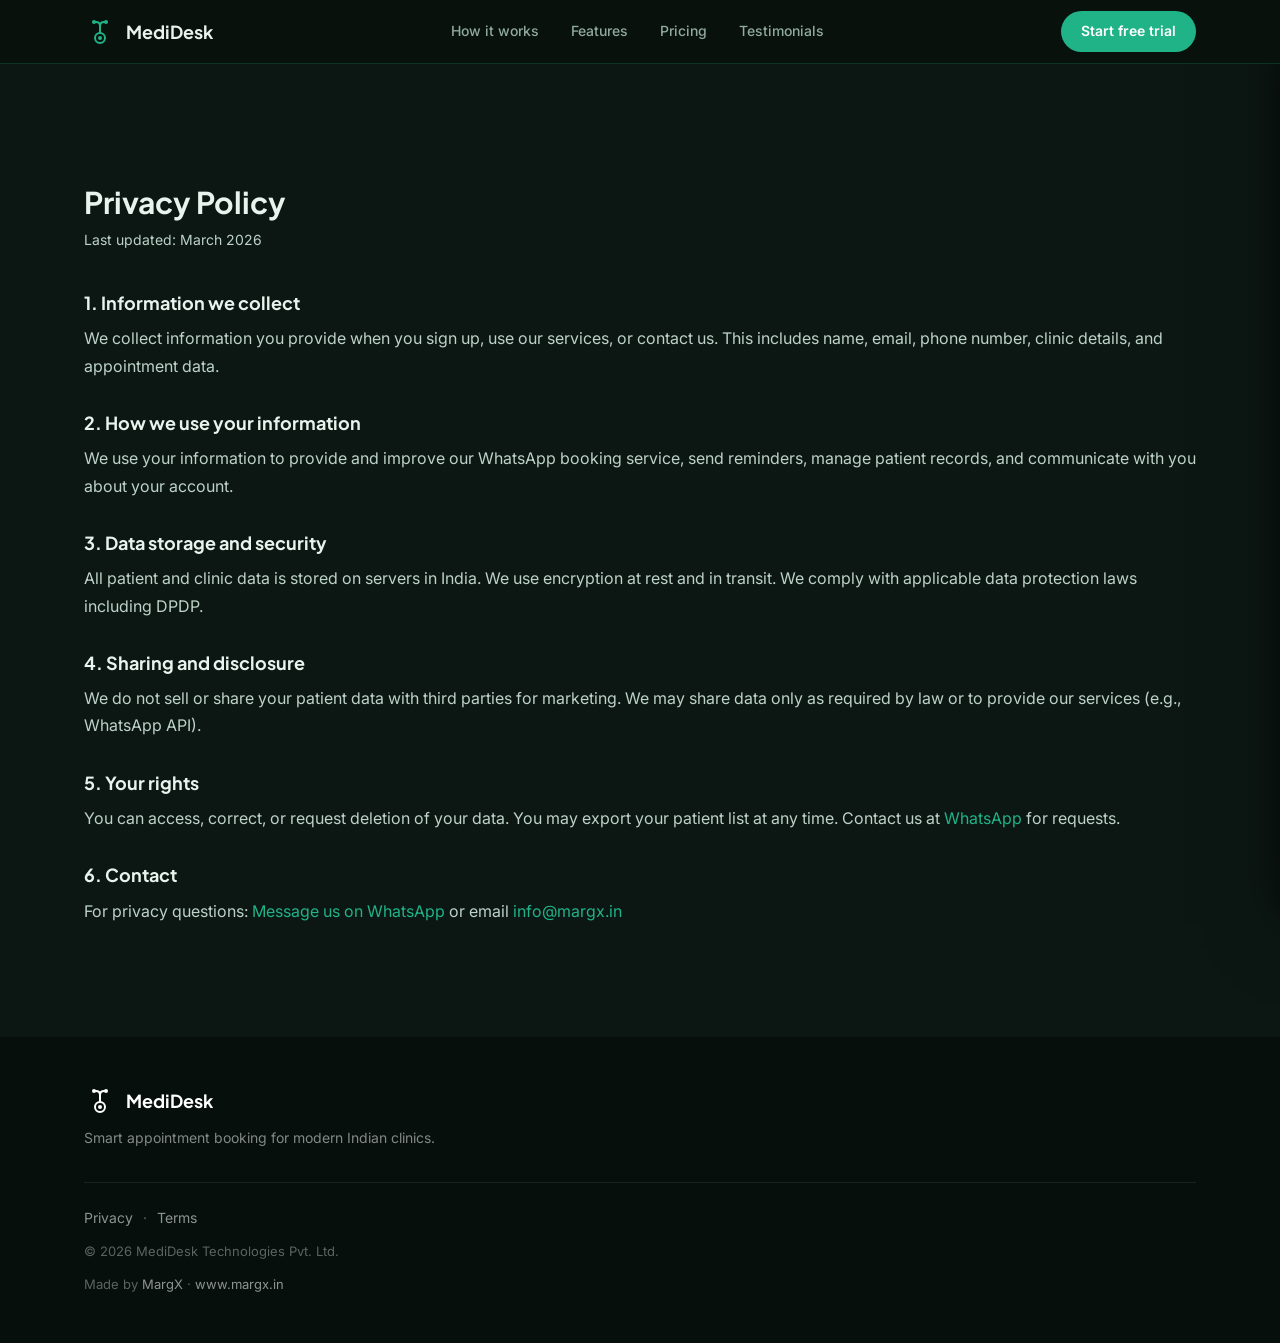
<file: privacy.html>
<!DOCTYPE html>
<html lang="en">
<head>
  <meta charset="UTF-8">
  <meta name="viewport" content="width=device-width, initial-scale=1.0">
  <meta name="description" content="Privacy Policy - MediDesk">
  <title>Privacy Policy - MediDesk</title>
  <link rel="preconnect" href="https://fonts.googleapis.com">
  <link rel="preconnect" href="https://fonts.gstatic.com" crossorigin>
  <link href="https://fonts.googleapis.com/css2?family=Plus+Jakarta+Sans:wght@400;500;600;700;800&family=Inter:wght@400;500&display=swap" rel="stylesheet">
  <link rel="stylesheet" href="css/main.css">
</head>
<body>

  <nav class="navbar" id="navbar">
    <div class="container">
      <a href="index.html" class="navbar-logo">
        <svg width="32" height="32" viewBox="0 0 32 32" fill="none">
          <circle cx="16" cy="22" r="5" stroke="var(--primary)" stroke-width="2"/>
          <circle cx="16" cy="22" r="2" fill="var(--primary)"/>
          <path d="M16 17 L16 10 Q16 6 12 6 L10 6" stroke="var(--primary)" stroke-width="2" fill="none"/>
          <path d="M16 17 L16 10 Q16 6 20 6 L22 6" stroke="var(--primary)" stroke-width="2" fill="none"/>
          <circle cx="10" cy="6" r="2" fill="var(--primary)"/>
          <circle cx="22" cy="6" r="2" fill="var(--primary)"/>
        </svg>
        <h1>MediDesk</h1>
      </a>

      <div class="navbar-nav">
        <a href="index.html#how-it-works">How it works</a>
        <a href="index.html#features">Features</a>
        <a href="index.html#pricing">Pricing</a>
        <a href="index.html#testimonials">Testimonials</a>
      </div>

      <div class="navbar-actions">
        <a href="index.html" class="navbar-cta">Start free trial</a>
        <div class="hamburger" id="hamburger">
          <div class="hamburger-line"></div>
          <div class="hamburger-line"></div>
          <div class="hamburger-line"></div>
        </div>
      </div>
    </div>
  </nav>

  <div class="mobile-backdrop" id="mobileBackdrop"></div>
  <div class="mobile-drawer" id="mobileDrawer">
    <ul class="mobile-nav">
      <li><a href="index.html#how-it-works">How it works</a></li>
      <li><a href="index.html#features">Features</a></li>
      <li><a href="index.html#pricing">Pricing</a></li>
      <li><a href="index.html#testimonials">Testimonials</a></li>
    </ul>
    <div class="mobile-actions">
      <a href="index.html" class="navbar-cta">Start free trial</a>
    </div>
  </div>

  <main class="legal-page">
    <div class="container">
      <h1>Privacy Policy</h1>
      <p class="legal-updated">Last updated: March 2026</p>

      <section>
        <h2>1. Information we collect</h2>
        <p>We collect information you provide when you sign up, use our services, or contact us. This includes name, email, phone number, clinic details, and appointment data.</p>
      </section>

      <section>
        <h2>2. How we use your information</h2>
        <p>We use your information to provide and improve our WhatsApp booking service, send reminders, manage patient records, and communicate with you about your account.</p>
      </section>

      <section>
        <h2>3. Data storage and security</h2>
        <p>All patient and clinic data is stored on servers in India. We use encryption at rest and in transit. We comply with applicable data protection laws including DPDP.</p>
      </section>

      <section>
        <h2>4. Sharing and disclosure</h2>
        <p>We do not sell or share your patient data with third parties for marketing. We may share data only as required by law or to provide our services (e.g., WhatsApp API).</p>
      </section>

      <section>
        <h2>5. Your rights</h2>
        <p>You can access, correct, or request deletion of your data. You may export your patient list at any time. Contact us at <a href="https://wa.me/919013783144">WhatsApp</a> for requests.</p>
      </section>

      <section>
        <h2>6. Contact</h2>
        <p>For privacy questions: <a href="https://wa.me/919013783144">Message us on WhatsApp</a> or email <a href="mailto:info@margx.in">info@margx.in</a></p>
      </section>
    </div>
  </main>

  <footer class="footer">
    <div class="container">
      <div class="footer-brand">
        <a href="index.html" class="footer-logo">
          <svg width="32" height="32" viewBox="0 0 32 32" fill="none">
            <circle cx="16" cy="22" r="5" stroke="white" stroke-width="2"/>
            <circle cx="16" cy="22" r="2" fill="white"/>
            <path d="M16 17 L16 10 Q16 6 12 6 L10 6" stroke="white" stroke-width="2" fill="none"/>
            <path d="M16 17 L16 10 Q16 6 20 6 L22 6" stroke="white" stroke-width="2" fill="none"/>
            <circle cx="10" cy="6" r="2" fill="white"/>
            <circle cx="22" cy="6" r="2" fill="white"/>
          </svg>
          <h3>MediDesk</h3>
        </a>
        <p class="footer-tagline">Smart appointment booking for modern Indian clinics.</p>
      </div>
      <div class="footer-bottom">
        <div class="footer-links-row">
          <a href="privacy.html">Privacy</a>
          <span class="footer-dot">·</span>
          <a href="terms.html">Terms</a>
        </div>
        <div class="footer-copyright">© 2026 MediDesk Technologies Pvt. Ltd.</div>
        <div class="footer-madeby">Made by <a href="https://www.margx.in" target="_blank" rel="noopener">MargX</a> · <a href="https://www.margx.in" target="_blank" rel="noopener">www.margx.in</a></div>
      </div>
    </div>
  </footer>

  <script src="js/main.js" defer></script>
</body>
</html>
</file>
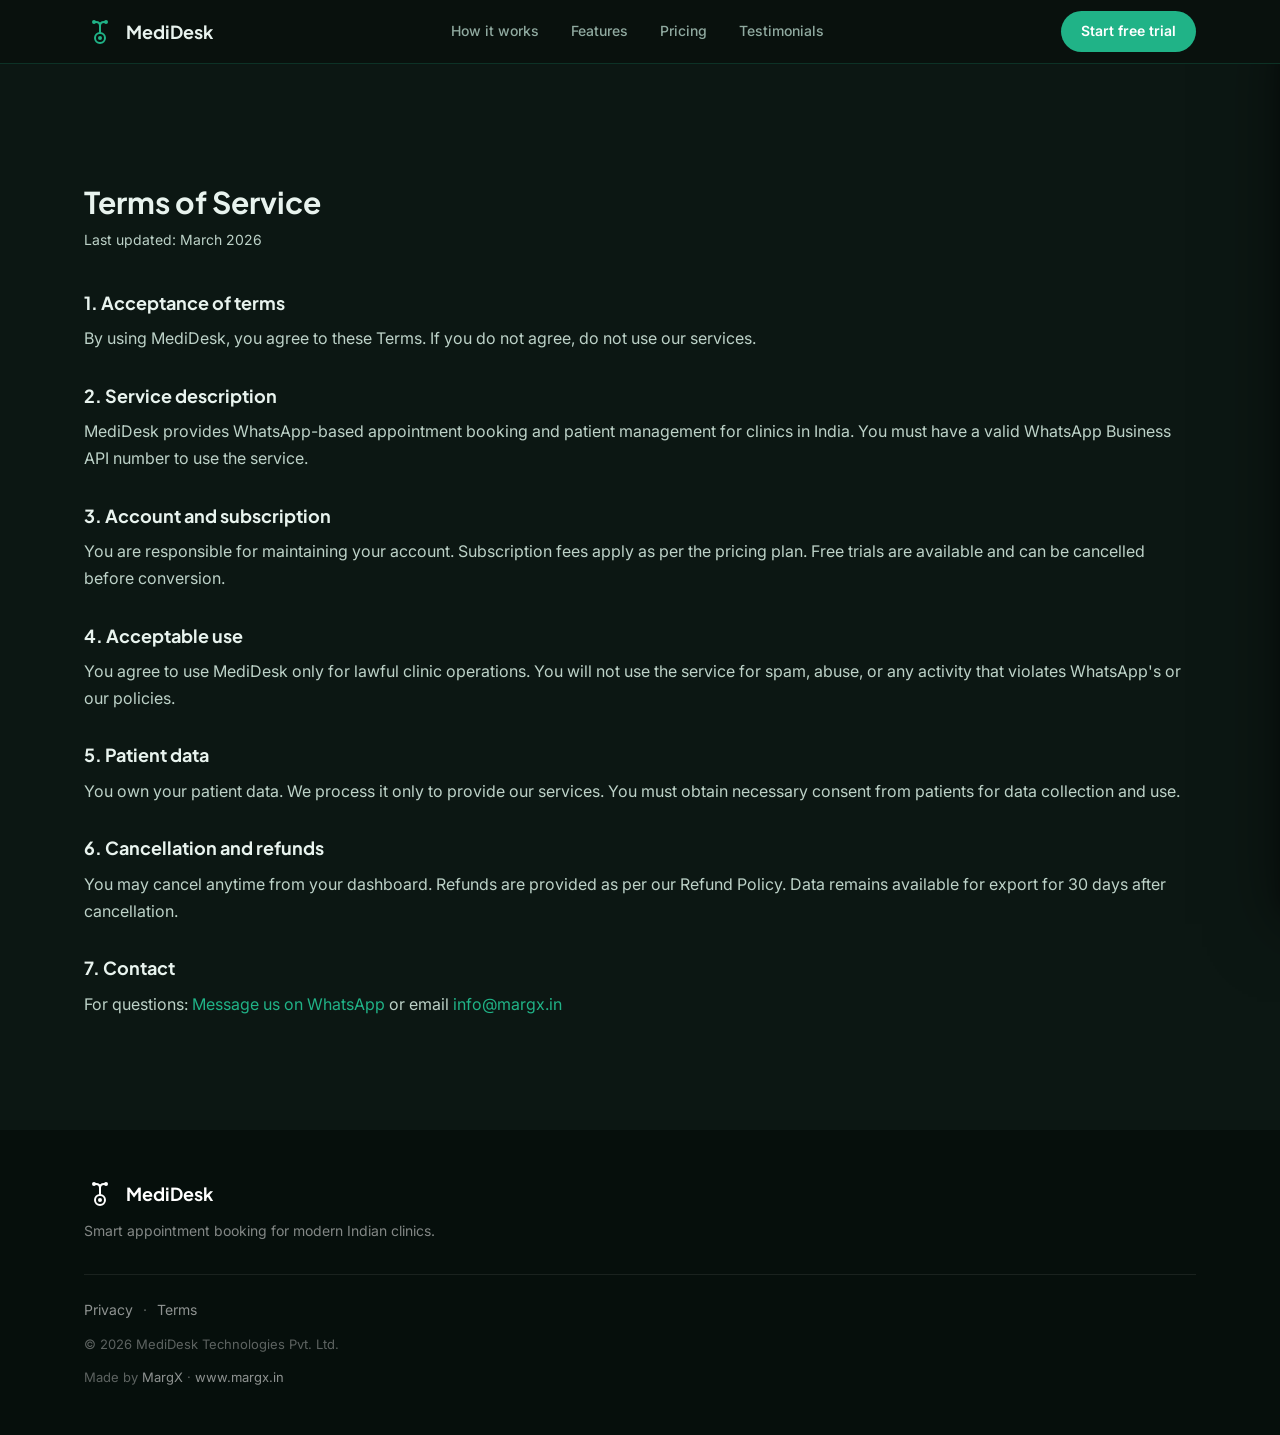
<file: terms.html>
<!DOCTYPE html>
<html lang="en">
<head>
  <meta charset="UTF-8">
  <meta name="viewport" content="width=device-width, initial-scale=1.0">
  <meta name="description" content="Terms of Service - MediDesk">
  <title>Terms of Service - MediDesk</title>
  <link rel="preconnect" href="https://fonts.googleapis.com">
  <link rel="preconnect" href="https://fonts.gstatic.com" crossorigin>
  <link href="https://fonts.googleapis.com/css2?family=Plus+Jakarta+Sans:wght@400;500;600;700;800&family=Inter:wght@400;500&display=swap" rel="stylesheet">
  <link rel="stylesheet" href="css/main.css">
</head>
<body>

  <nav class="navbar" id="navbar">
    <div class="container">
      <a href="index.html" class="navbar-logo">
        <svg width="32" height="32" viewBox="0 0 32 32" fill="none">
          <circle cx="16" cy="22" r="5" stroke="var(--primary)" stroke-width="2"/>
          <circle cx="16" cy="22" r="2" fill="var(--primary)"/>
          <path d="M16 17 L16 10 Q16 6 12 6 L10 6" stroke="var(--primary)" stroke-width="2" fill="none"/>
          <path d="M16 17 L16 10 Q16 6 20 6 L22 6" stroke="var(--primary)" stroke-width="2" fill="none"/>
          <circle cx="10" cy="6" r="2" fill="var(--primary)"/>
          <circle cx="22" cy="6" r="2" fill="var(--primary)"/>
        </svg>
        <h1>MediDesk</h1>
      </a>

      <div class="navbar-nav">
        <a href="index.html#how-it-works">How it works</a>
        <a href="index.html#features">Features</a>
        <a href="index.html#pricing">Pricing</a>
        <a href="index.html#testimonials">Testimonials</a>
      </div>

      <div class="navbar-actions">
        <a href="index.html" class="navbar-cta">Start free trial</a>
        <div class="hamburger" id="hamburger">
          <div class="hamburger-line"></div>
          <div class="hamburger-line"></div>
          <div class="hamburger-line"></div>
        </div>
      </div>
    </div>
  </nav>

  <div class="mobile-backdrop" id="mobileBackdrop"></div>
  <div class="mobile-drawer" id="mobileDrawer">
    <ul class="mobile-nav">
      <li><a href="index.html#how-it-works">How it works</a></li>
      <li><a href="index.html#features">Features</a></li>
      <li><a href="index.html#pricing">Pricing</a></li>
      <li><a href="index.html#testimonials">Testimonials</a></li>
    </ul>
    <div class="mobile-actions">
      <a href="index.html" class="navbar-cta">Start free trial</a>
    </div>
  </div>

  <main class="legal-page">
    <div class="container">
      <h1>Terms of Service</h1>
      <p class="legal-updated">Last updated: March 2026</p>

      <section>
        <h2>1. Acceptance of terms</h2>
        <p>By using MediDesk, you agree to these Terms. If you do not agree, do not use our services.</p>
      </section>

      <section>
        <h2>2. Service description</h2>
        <p>MediDesk provides WhatsApp-based appointment booking and patient management for clinics in India. You must have a valid WhatsApp Business API number to use the service.</p>
      </section>

      <section>
        <h2>3. Account and subscription</h2>
        <p>You are responsible for maintaining your account. Subscription fees apply as per the pricing plan. Free trials are available and can be cancelled before conversion.</p>
      </section>

      <section>
        <h2>4. Acceptable use</h2>
        <p>You agree to use MediDesk only for lawful clinic operations. You will not use the service for spam, abuse, or any activity that violates WhatsApp's or our policies.</p>
      </section>

      <section>
        <h2>5. Patient data</h2>
        <p>You own your patient data. We process it only to provide our services. You must obtain necessary consent from patients for data collection and use.</p>
      </section>

      <section>
        <h2>6. Cancellation and refunds</h2>
        <p>You may cancel anytime from your dashboard. Refunds are provided as per our Refund Policy. Data remains available for export for 30 days after cancellation.</p>
      </section>

      <section>
        <h2>7. Contact</h2>
        <p>For questions: <a href="https://wa.me/919013783144">Message us on WhatsApp</a> or email <a href="mailto:info@margx.in">info@margx.in</a></p>
      </section>
    </div>
  </main>

  <footer class="footer">
    <div class="container">
      <div class="footer-brand">
        <a href="index.html" class="footer-logo">
          <svg width="32" height="32" viewBox="0 0 32 32" fill="none">
            <circle cx="16" cy="22" r="5" stroke="white" stroke-width="2"/>
            <circle cx="16" cy="22" r="2" fill="white"/>
            <path d="M16 17 L16 10 Q16 6 12 6 L10 6" stroke="white" stroke-width="2" fill="none"/>
            <path d="M16 17 L16 10 Q16 6 20 6 L22 6" stroke="white" stroke-width="2" fill="none"/>
            <circle cx="10" cy="6" r="2" fill="white"/>
            <circle cx="22" cy="6" r="2" fill="white"/>
          </svg>
          <h3>MediDesk</h3>
        </a>
        <p class="footer-tagline">Smart appointment booking for modern Indian clinics.</p>
      </div>
      <div class="footer-bottom">
        <div class="footer-links-row">
          <a href="privacy.html">Privacy</a>
          <span class="footer-dot">·</span>
          <a href="terms.html">Terms</a>
        </div>
        <div class="footer-copyright">© 2026 MediDesk Technologies Pvt. Ltd.</div>
        <div class="footer-madeby">Made by <a href="https://www.margx.in" target="_blank" rel="noopener">MargX</a> · <a href="https://www.margx.in" target="_blank" rel="noopener">www.margx.in</a></div>
      </div>
    </div>
  </footer>

  <script src="js/main.js" defer></script>
</body>
</html>
</file>
<file: css/main.css>
/* ============================================
   MediDesk - Main Stylesheet
   Imports all CSS modules in order
   ============================================ */

@import "variables.css";
@import "base.css";
@import "animations.css";
@import "components.css";
@import "sections.css";
@import "responsive.css";
</file>
